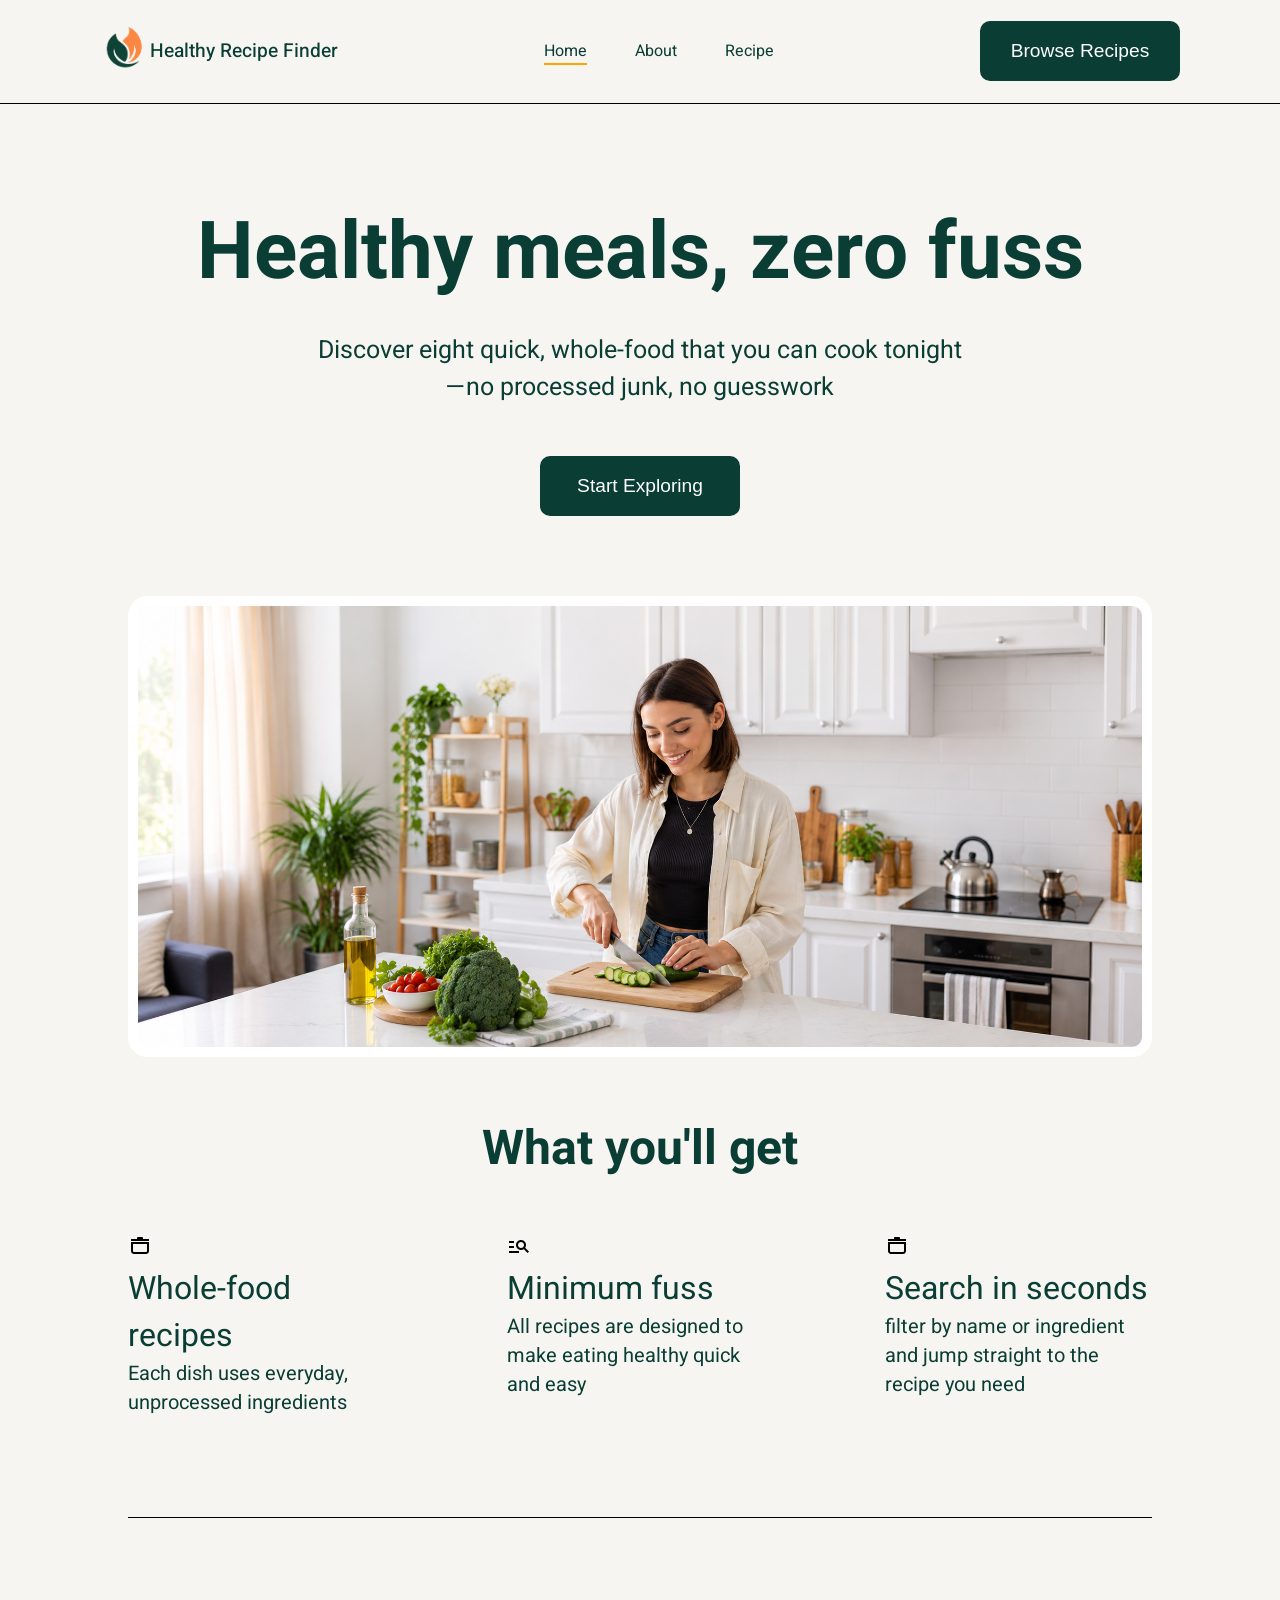
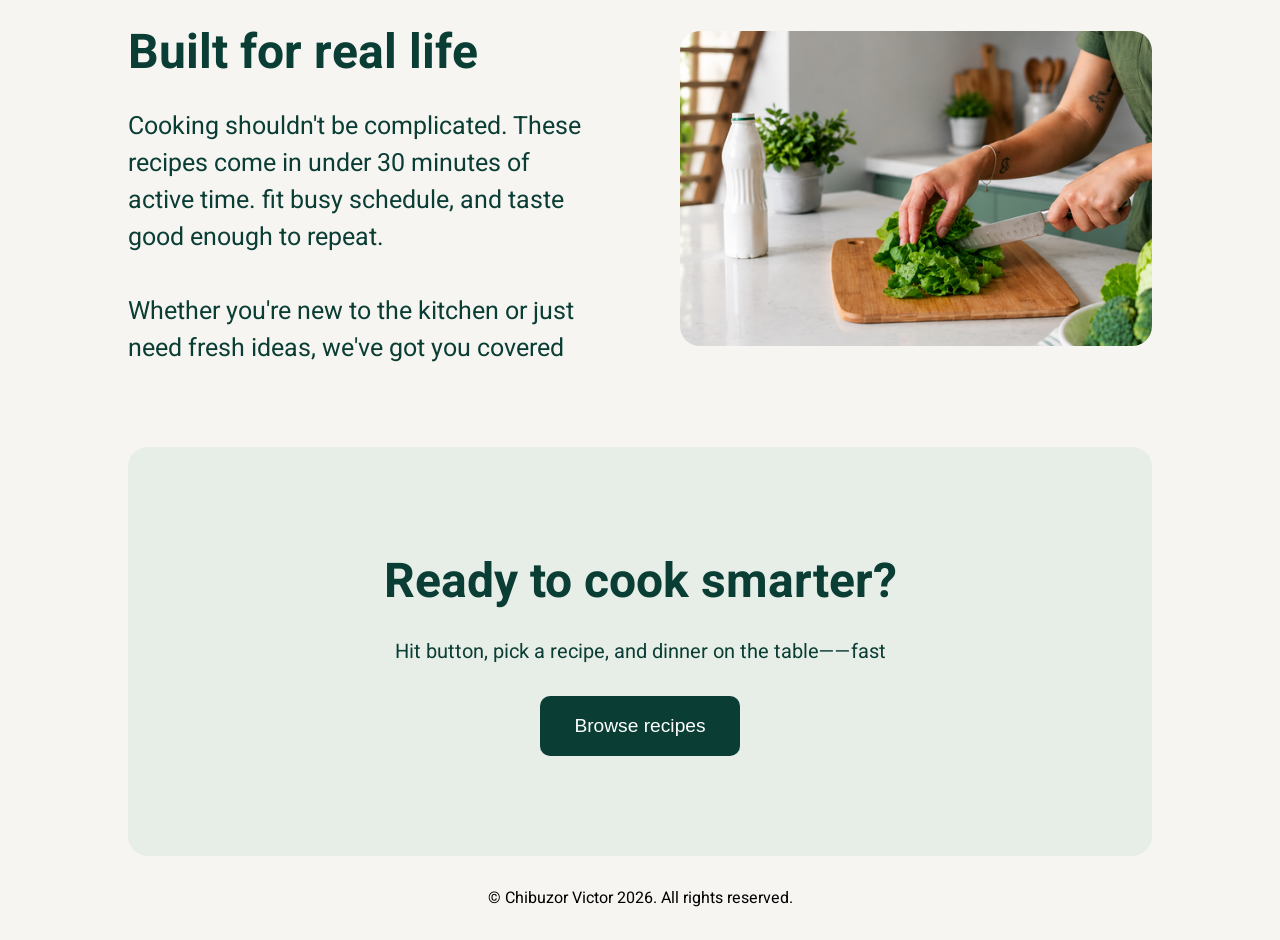
<file: index.html>
<!DOCTYPE html>
<html lang="en">
<head>
    <meta charset="UTF-8">
    <meta name="viewport" content="width=device-width, initial-scale=1.0">
    <title>Document</title>
    <link rel="stylesheet" href="styles.css">

    <!-- google font Heebo -->
    <link rel="preconnect" href="https://fonts.googleapis.com">
    <link rel="preconnect" href="https://fonts.gstatic.com" crossorigin>
    <link href="https://fonts.googleapis.com/css2?family=Heebo:wght@100..900&display=swap" rel="stylesheet">

    <!-- google icons -->

    <link rel="stylesheet" href="https://fonts.googleapis.com/css2?family=Material+Symbols+Outlined" />
</head>
<body>
    <div class="container">
        <header>
            <div class="header-logo">
                <a href="#"><img src="./images/recipe-logo.png" alt="logo"></a>
                <p>Healthy Recipe Finder</p>
            </div>

            <nav class="navbar">
                <ul>
                    <li><a href="#" class="active">Home</a></li>
                    <li><a href="#">About</a></li>
                    <li><a href="#">Recipe</a></li>
                </ul>
            </nav>

            <button class="header-btn">
                <a href="recipe.html">Browse Recipes</a>
            </button>

            <span class="material-symbols-outlined" id="hamburger-menu">
                menu
            </span>
        </header>

        <main class="hero">
            <div class="hero-cta">
                <h1>Healthy meals, zero fuss</h1>
                <p>Discover eight quick, whole-food that you can cook tonight <br>—no processed junk, no guesswork</p>
                <button class="main-btn">
                    <a href="#">Start Exploring</a>
                </button>
            </div>

            <div class="hero-image">
                <img src="./images/heroimage.png" alt="">
            </div>

            <div class="hero-info">
                <h2>What you'll get</h2>

                <div class="hero-info-card">
                    <div class="hero-card1">
                        <span class="material-symbols-outlined">
                            stockpot
                        </span>

                        <h3>Whole-food recipes</h3>
                        <p>Each dish uses everyday, unprocessed ingredients</p>
                    </div>

                    <div class="hero-card2">
                        <span class="material-symbols-outlined">
                            manage_search
                        </span>

                        <h3>Minimum fuss</h3>
                        <p>All recipes are designed to make eating healthy quick and easy</p>
                    </div>

                    <div class="hero-card3">
                        <span class="material-symbols-outlined">
                            stockpot
                        </span>

                        <h3>Search in seconds</h3>
                        <p>filter by name or ingredient and jump straight to the recipe you need</p>
                    </div>

                </div>
            </div>
        </main>

        <section class="recipe-info">
            <div class="recipe-info-text">
                <h2>Built for real life</h2>
                <p>Cooking shouldn't be complicated. These recipes come in under 30 minutes of active time. fit busy schedule, and taste good enough to repeat. <br><br> Whether you're new to the kitchen or just need fresh ideas, we've got you covered</p>
            </div>

            <div class="recipe-info-image">
                <img src="./images/recipe-info.png" alt="">
            </div>
        </section>

        <section class="browse-recipe">
            <h2>Ready to cook smarter?</h2>
            <p>Hit button, pick a recipe, and dinner on the table——fast</p>

            <button class="browse-recipe-btn">
                    <a href="recipe.html">Browse recipes</a>
                </button>
        </section>

        <footer>
            &copy; Chibuzor Victor 2026. All rights reserved.
        </footer>
    </div>
</body>
</html>
</file>
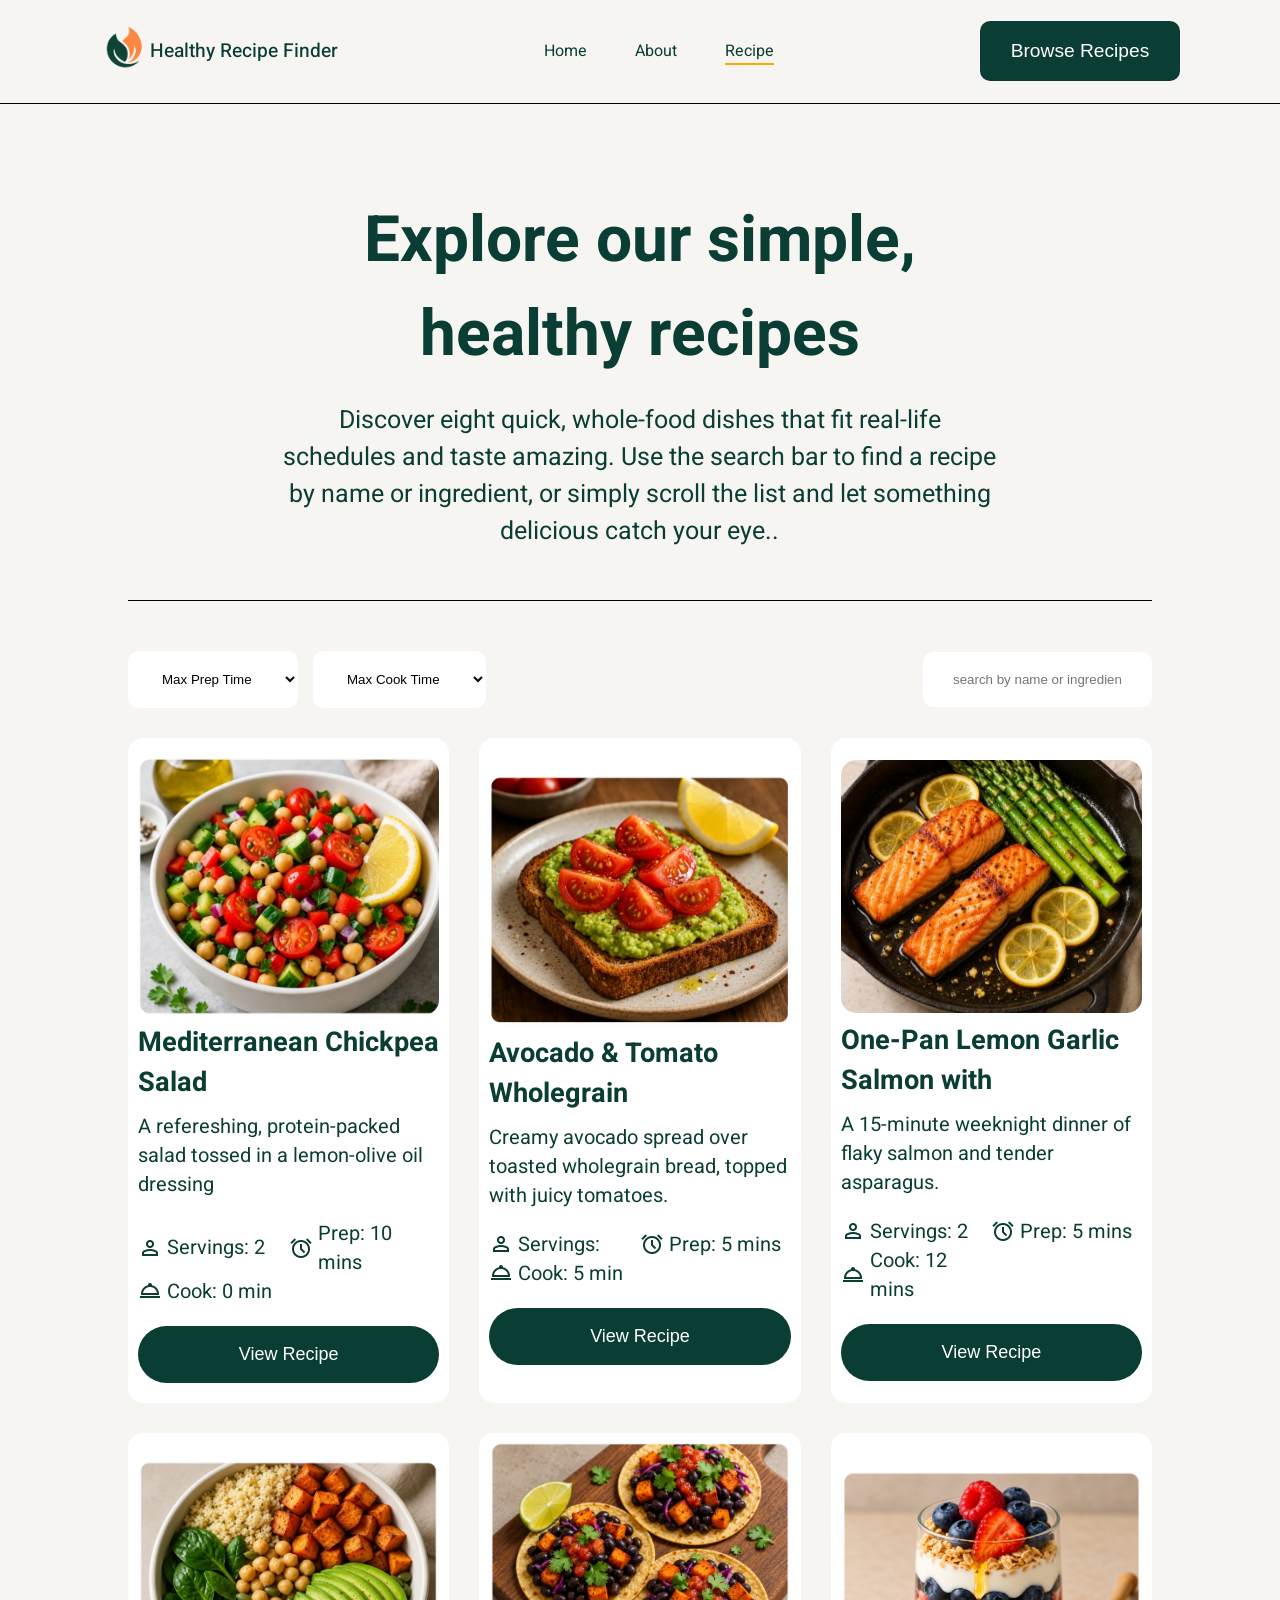
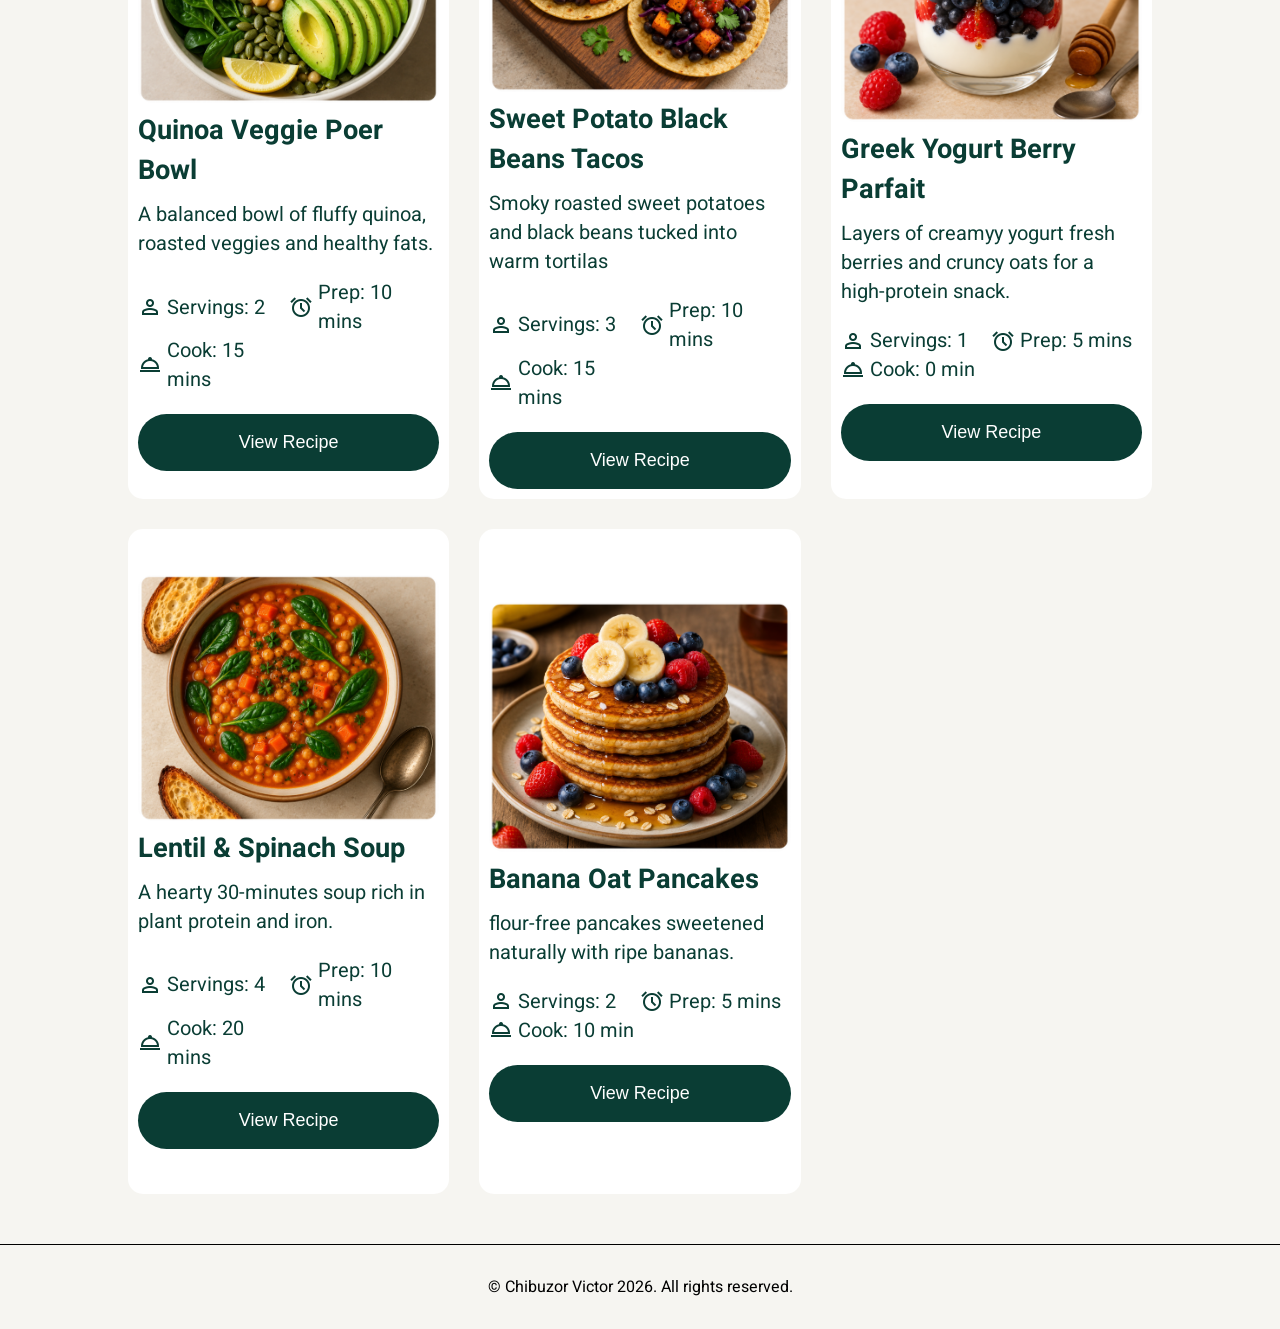
<file: recipe.html>
<!DOCTYPE html>
<html lang="en">
<head>
    <meta charset="UTF-8">
    <meta name="viewport" content="width=device-width, initial-scale=1.0">
    <title>Document</title>
    <link rel="stylesheet" href="styles.css">

    <!-- google font Heebo -->
    <link rel="preconnect" href="https://fonts.googleapis.com">
    <link rel="preconnect" href="https://fonts.gstatic.com" crossorigin>
    <link href="https://fonts.googleapis.com/css2?family=Heebo:wght@100..900&display=swap" rel="stylesheet">

    <!-- google icons -->

    <link rel="stylesheet" href="https://fonts.googleapis.com/css2?family=Material+Symbols+Outlined" />

</head>
<body>
    <div class="container">
        <header>
            <div class="header-logo">
                <a href="#"><img src="./images/recipe-logo.png" alt="logo"></a>
                <p>Healthy Recipe Finder</p>
            </div>

            <nav class="navbar">
                <ul>
                    <li><a href="index.html">Home</a></li>
                    <li><a href="#">About</a></li>
                    <li><a href="#" class="active">Recipe</a></li>
                </ul>
            </nav>

            <button class="header-btn">
                <a href="#">Browse Recipes</a>
            </button>

            <span class="material-symbols-outlined" id="hamburger-menu">
                menu
            </span>
        </header>

        <main class="hero recipe-hero">
            <div class="hero-cta recipe-cta">
                <h1>Explore our simple, healthy recipes</h1>
                <p>Discover eight quick, whole-food dishes that fit real-life schedules and taste amazing. Use the search bar to find a recipe by name or ingredient, or simply scroll the list and let something delicious catch your eye..</p>
            </div>
        </main>

        <section class="menu">
            <div class="menu-filter">
                <div class="time-filter">
                    <select name="" id="" class="prep-time">
                        <option value="Max Prep Time">Max Prep Time</option>
                    </select>
                
                    <select name="" id="" class="cook-time1">
                        <option value="Max Cook Time">Max Cook Time</option>
                    </select>
                </div>

                <div class="search">
                    <input type="text" name="" id="" placeholder="search by name or ingredient">
                </div>
            </div>

            <div class="menu-items">
                
                <div class="menu-card1">
                    <div class="card1-image">
                        <img src="./images/card-image1.jpg" alt="">
                    </div>

                    <div class="card1-info">
                        <h3>Mediterranean Chickpea Salad</h3>
                        <p>A refereshing, protein-packed salad tossed in a lemon-olive oil dressing</p>

                        <div class="icons">
                            <div class="servings">
                                <span class="material-symbols-outlined menu-icons">
                                    person
                                </span> <p>Servings: 2</p>
                            </div>

                            <div class="prep">
                                <span class="material-symbols-outlined menu-icons">
                                    alarm
                                </span> <p>Prep: 10 mins</p>
                            </div>

                            <div class="cook-time">
                                <span class="material-symbols-outlined menu-icons">
                                    room_service
                                </span> <p>Cook: 0 min</p>
                            </div>
                        </div>

                        <button class="menu-cta"><a href="#">View Recipe</a></button>
                    </div>
                </div>



                <div class="menu-card2">
                    <div class="card2-image">
                        <img src="./images/card-image2.jpg" alt="">
                    </div>

                    <div class="card2-info">
                        <h3>Avocado & Tomato Wholegrain</h3>
                        <p>Creamy avocado spread over toasted wholegrain bread, topped with juicy tomatoes.</p>

                        <div class="icons">
                            <div class="servings">
                                <span class="material-symbols-outlined menu-icons">
                                    person
                                </span> <p>Servings: </p>
                            </div>

                            <div class="prep">
                                <span class="material-symbols-outlined menu-icons">
                                    alarm
                                </span> <p>Prep: 5 mins</p>
                            </div>

                            <div class="cook-time">
                                <span class="material-symbols-outlined menu-icons">
                                    room_service
                                </span> <p>Cook: 5 min</p>
                            </div>
                        </div>

                        <button class="menu-cta"><a href="#">View Recipe</a></button>
                    </div>
                </div>

                <div class="menu-card3">
                    <div class="card3-image">
                        <img src="./images/card-image3.png" alt="">
                    </div>

                    <div class="card3-info">
                        <h3>One-Pan Lemon Garlic Salmon with</h3>
                        <p>A 15-minute weeknight dinner of flaky salmon and tender asparagus.</p>

                        <div class="icons">
                            <div class="servings">
                                <span class="material-symbols-outlined menu-icons">
                                    person
                                </span> <p>Servings: 2</p>
                            </div>

                            <div class="prep">
                                <span class="material-symbols-outlined menu-icons">
                                    alarm
                                </span> <p>Prep: 5 mins</p>
                            </div>

                            <div class="cook-time">
                                <span class="material-symbols-outlined menu-icons">
                                    room_service
                                </span> <p>Cook: 12 mins</p>
                            </div>
                        </div>

                        <button class="menu-cta"><a href="#">View Recipe</a></button>
                    </div>
                </div>

                <div class="menu-card4">
                    <div class="card4-image">
                        <img src="./images/card-image4.png" alt="">
                    </div>

                    <div class="card4-info">
                        <h3>Quinoa Veggie Poer Bowl</h3>
                        <p>A balanced bowl of fluffy quinoa, roasted veggies and healthy fats.</p>

                        <div class="icons">
                            <div class="servings">
                                <span class="material-symbols-outlined menu-icons">
                                    person
                                </span> <p>Servings: 2</p>
                            </div>

                            <div class="prep">
                                <span class="material-symbols-outlined menu-icons">
                                    alarm
                                </span> <p>Prep: 10 mins</p>
                            </div>

                            <div class="cook-time">
                                <span class="material-symbols-outlined menu-icons">
                                    room_service
                                </span> <p>Cook: 15 mins</p>
                            </div>
                        </div>

                        <button class="menu-cta"><a href="#">View Recipe</a></button>
                    </div>
                </div>

                <div class="menu-card5">
                    <div class="card5-image">
                        <img src="./images/card-image5.png" alt="">
                    </div>

                    <div class="card5-info">
                        <h3>Sweet Potato Black Beans Tacos</h3>
                        <p>Smoky roasted sweet potatoes and black beans tucked into warm tortilas</p>

                        <div class="icons">
                            <div class="servings">
                                <span class="material-symbols-outlined menu-icons">
                                    person
                                </span> <p>Servings: 3</p>
                            </div>

                            <div class="prep">
                                <span class="material-symbols-outlined menu-icons">
                                    alarm
                                </span> <p>Prep: 10 mins</p>
                            </div>

                            <div class="cook-time">
                                <span class="material-symbols-outlined menu-icons">
                                    room_service
                                </span> <p>Cook: 15 mins</p>
                            </div>
                        </div>

                        <button class="menu-cta"><a href="#">View Recipe</a></button>
                    </div>
                </div>

                <div class="menu-card6">
                    <div class="card6-image">
                        <img src="./images/card-image6.png" alt="">
                    </div>

                    <div class="card6-info">
                        <h3>Greek Yogurt Berry Parfait</h3>
                        <p>Layers of creamyy yogurt fresh berries and cruncy oats for a high-protein snack.</p>

                        <div class="icons">
                            <div class="servings">
                                <span class="material-symbols-outlined menu-icons">
                                    person
                                </span> <p>Servings: 1</p>
                            </div>

                            <div class="prep">
                                <span class="material-symbols-outlined menu-icons">
                                    alarm
                                </span> <p>Prep: 5 mins</p>
                            </div>

                            <div class="cook-time">
                                <span class="material-symbols-outlined menu-icons">
                                    room_service
                                </span> <p>Cook: 0 min</p>
                            </div>
                        </div>

                        <button class="menu-cta"><a href="#">View Recipe</a></button>
                    </div>
                </div>

                <div class="menu-card7">
                    <div class="card7-image">
                        <img src="./images/card-image7.png" alt="">
                    </div>

                    <div class="card7-info">
                        <h3>Lentil & Spinach Soup</h3>
                        <p>A hearty 30-minutes soup rich in plant protein and iron.</p>

                        <div class="icons">
                            <div class="servings">
                                <span class="material-symbols-outlined menu-icons">
                                    person
                                </span> <p>Servings: 4</p>
                            </div>

                            <div class="prep">
                                <span class="material-symbols-outlined menu-icons">
                                    alarm
                                </span> <p>Prep: 10 mins</p>
                            </div>

                            <div class="cook-time">
                                <span class="material-symbols-outlined menu-icons">
                                    room_service
                                </span> <p>Cook: 20 mins</p>
                            </div>
                        </div>

                        <button class="menu-cta"><a href="#">View Recipe</a></button>
                    </div>
                </div>

                <div class="menu-card8">
                    <div class="card8-image">
                        <img src="./images/card-image8.png" alt="">
                    </div>

                    <div class="card8-info">
                        <h3>Banana Oat Pancakes</h3>
                        <p>flour-free pancakes sweetened naturally with ripe bananas.</p>

                        <div class="icons">
                            <div class="servings">
                                <span class="material-symbols-outlined menu-icons">
                                    person
                                </span> <p>Servings: 2</p>
                            </div>

                            <div class="prep">
                                <span class="material-symbols-outlined menu-icons">
                                    alarm
                                </span> <p>Prep: 5 mins</p>
                            </div>

                            <div class="cook-time">
                                <span class="material-symbols-outlined menu-icons">
                                    room_service
                                </span> <p>Cook: 10 min</p>
                            </div>
                        </div>

                        <button class="menu-cta"><a href="#">View Recipe</a></button>
                    </div>
                </div>

            </div>
        </section>

        <!-- ###### footer ########### -->
         <footer class="recipe-footer">
            &copy; Chibuzor Victor 2026. All rights reserved.
        </footer>
    </div>
</body>
</html>
</file>
<file: styles.css>
*{
    margin: 0;
    padding: 0;
    box-sizing: border-box;
}

.container{
    background-color: #f6f5f1;
    width: 100%;
    font-family: "Heebo", sans-serif;
    font-style: normal;

    display: flex;
    flex-direction: column;
    align-items: center;
}

header{
    width: 100%;
    display: flex;
    justify-content: space-between;
    align-items: center;
    border-bottom: 1px solid black;
    padding: 20px 100px;
}

.header-logo{
    display: flex;
    justify-content: center;
    align-items: center;
}

.header-logo img{
    width: 50px;
}

.header-logo p{
    font-size: 1.2rem;
    font-weight: 500;
    color: #0a3d34;
}

.navbar ul{
    display: flex;
    align-items: center;
    gap: 3rem;
}

.navbar ul li{
    list-style-type: none;
}

.navbar ul li a{
    text-decoration: none;
    color: #0a3d34;;
}

.navbar ul li a:hover, 
.navbar ul li a.active{
    border-bottom: 2px solid orange;
}

.header-btn, .main-btn, .browse-recipe-btn{
    width: 200px;
    height: 60px;
    background-color: #0a3d34;
    border: none;
    border-radius: 10px;
    font-size: 1.2rem;
}

.header-btn a, .main-btn a, .browse-recipe-btn a{
    text-decoration: none;
    color: white;
}

#hamburger-menu{
    font-size: 30px;
    color: #0a3d34;
    background-color: #e1ece7;
    padding: 7px;
    border-radius: 5px;
    display: none;
}

.hero{
    width: 80%;
    display: flex;
    flex-direction: column;
    justify-content: center;
    align-items: center;
    text-align: center;
    padding-top: 90px;
    border-bottom: 1px solid black;
}

.hero-cta h1{
    font-size: 5rem;
    font-weight: 700;
    color: #0a3d34;
    margin-bottom: 20px;
}

.hero-cta p{
    font-size: 25px;
    color: #0a3d34;
    margin-bottom: 50px;
}

.hero-image{
    padding-top: 80px;
}

.hero-image img{
    width: 100%;
    border-radius: 20px;
    border: white 10px solid;
}

.hero-info{
    padding-top: 50px;
}

.hero-info h2, .recipe-info h2, .browse-recipe h2{
    font-size: 3rem;
    font-weight: 700;
    color: #0a3d34;
}

.hero-info-card{
    display: grid;
    grid-template-columns: repeat(3, 1fr);
    gap: 7rem;
    text-align: left;
    padding: 50px 0 100px;
}

.hero-info-card h3{
    font-size: 2rem;
    font-weight: 400;
    color: #0a3d34;
}

.hero-info-card p, .browse-recipe p{
    font-size: 20px;
    color: #0a3d34;
}

.recipe-info{
    width: 80%;
    display: flex;
    justify-content: center;
    align-items: center;
    padding-top: 100px;

    gap: 5rem;
}

.recipe-info-text{
    width: 50%;
    text-align: left;
}

.recipe-info-text p{
    font-size: 25px;
    color: #0a3d34;
    margin-top: 20px;
}

.recipe-info-image{
    width: 50%;
}

.recipe-info-image img{
    width: 100%;
    border-radius: 20px;
}

.browse-recipe{
    width: 80%;
    background-color: #e7eee7;
    display: flex;
    flex-direction: column;
    justify-content: center;
    align-items: center;
    padding: 100px 0;
    margin: 80px 0 0;

    border-radius: 20px;
}

.browse-recipe-btn{
    margin-top: 30px;
}

.browse-recipe h2{
    margin-bottom: 20px;
}

footer{
    padding: 30px 0;
}

/* ########### recipe page styling */
.recipe-cta{
    width: 70%;
}


.recipe-hero p{
    font-size: 25px;
}

.recipe-cta h1{
    font-size: 4rem;
}

.menu{
    width: 80%;
    padding: 50px 0;
}

.menu-filter{
    width: 100%;
    display: flex;
    justify-content: space-between;
    align-items: center;
}

.time-filter{
    display: flex;
    align-items: center;
    gap: 15px;
}

select, .search>input{
    padding: 20px 30px;
    border: none;
    border-radius: 10px;
    background-color: white;
    outline: none;
}

.menu-items{
    display: grid;
    grid-template-columns: repeat(3, 1fr);
    grid-template-rows: repeat(3, 1fr);
    padding: 30px 0 0;
    gap: 30px;
}

.menu-card1, .menu-card2, .menu-card3, .menu-card4, .menu-card5, .menu-card6, .menu-card7, .menu-card8{
    background-color: white;
    padding: 10px;
    display: flex;
    flex-direction: column;
    justify-content: center;
    align-items: center;
    border-radius: 15px;
}

.card1-image, .card2-image, .card3-image, .card4-image, .card5-image, .card6-image, .card7-image, .card8-image{
    width: 100%;
}

.card1-image img, .card2-image img, .card3-image img, .card4-image img, .card5-image img, .card6-image img, .card7-image img, .card8-image img{
    width: 100%;
    border-radius: 15px;
} 

.card1-info h3, .card2-info h3, .card3-info h3, .card4-info h3, .card5-info h3, .card6-info h3, .card7-info h3, .card8-info h3{
    font-size: 1.7rem;
    font-weight: 700;
    color: #0a3d34;
    margin-bottom: 10px;
}

.card1-info p, .card2-info p, .card3-info p, .card4-info p, .card5-info p, .card5-info p, .card6-info p, .card7-info p, .card8-info p{
    font-size: 20px;
    color: #0a3d34;
}

.card1-info .icons, .card2-info .icons, .card3-info .icons, .card4-info .icons, .card5-info .icons, .card6-info .icons, .card7-info .icons, .card8-info .icons{
    display: grid;
    grid-template-columns: repeat(2, 1fr);
    justify-content: space-between;
    padding: 20px 0;

    .servings, .prep, .cook-time{
        display: flex;
        align-items: center;
        gap: 5px;
    }

    .menu-icons{
        color: #0a3d34;
    }
}

.menu-cta{
    width: 100%;
    padding: 18px;
    background-color: #0a3d34;
    border: none;
    outline: none;
    border-radius: 50px;

    a{
        color: white;
        text-decoration: none;
        font-size: 18px;
    }
}

.recipe-footer{
    text-align: center;
    width: 100%;
    border-top: 1px solid black;
}

/* ############# tablet version ##################3 */
@media(max-width:1109px){

    header{
        padding: 20px 50px;
    }
    .navbar, .header-btn{
        display: none;
    }

    .material-symbols-outlined, #hamburger-menu{
        display: block;
    }

    .hero{
        width: 90%;
        text-align: left;
        justify-content: left;
    }

    .hero-cta{
        width: 100%;
    }

    .hero-cta h1{
        font-size: 4rem;
    }

    .hero-image{
        padding-top: 50px;
    }

    .hero-info{
        width: 100%;
    }

    .hero-info-card{
        grid-template-columns: repeat(1, 1fr);
        gap: 3rem;
    }

    .recipe-info{
        width: 90%;
        display: block;
    }
    .recipe-info-text, .recipe-info-image{
        width: 100%;
    }

    .recipe-info-image{
        margin-top: 40px;
    }

    .browse-recipe{
        width: 90%;
    }

    .hero-cta h1, .browse-recipe h2{
        line-height: 1;
    }

    .menu{
        width: 90%;
    }

    .menu-items{
        grid-template-columns: repeat(2, 1fr);
        grid-template-rows: repeat(4, 1fr);
    }
}


/* ############## large mobile view ################ */
@media(max-width:789px){
    .browse-recipe{
        text-align: center;
        padding: 50px;
    }

    .menu-items{
        grid-template-columns: repeat(1, 1fr);
        grid-template-rows: repeat(8, 1fr);
    }
    
    .menu-filter{
        flex-direction: column-reverse;
        gap: 15px;
        padding: 0 20px;
    }

    .select, .search>input, .prep-time, .cook-time1{
        padding: 15px 20px;
    }
}

/* ############ small mobile ################# */
@media(max-width:475px){

    header{
        padding: 20px 20px;
    }

    .recipe-hero{
        padding-top: 50px;
    }
    
    .hero-cta h1{
        font-size: 3rem;
    }

    .recipe-cta h1{
        font-size: 2.5rem;
    }

    .hero-cta p, .recipe-info-text p{
        font-size: 20px;
    }

    .recipe-cta p{
        font-size: 18px;
    }

    .hero-info h2, .recipe-info h2, .browse-recipe h2{
        font-size: 2.2rem;
        font-weight: 700;
        color: #0a3d34;
    }

    .card1-info h3, .card2-info h3, .card3-info h3, .card4-info h3, .card5-info h3, .card6-info h3, .card7-info h3, .card8-info h3{
        font-size: 1.2rem;
    }

    .card1-info p, .card2-info p, .card3-info p, .card4-info p, .card5-info p, .card5-info p, .card6-info p, .card7-info p, .card8-info p{
        font-size: 12px;
    }
}
</file>
